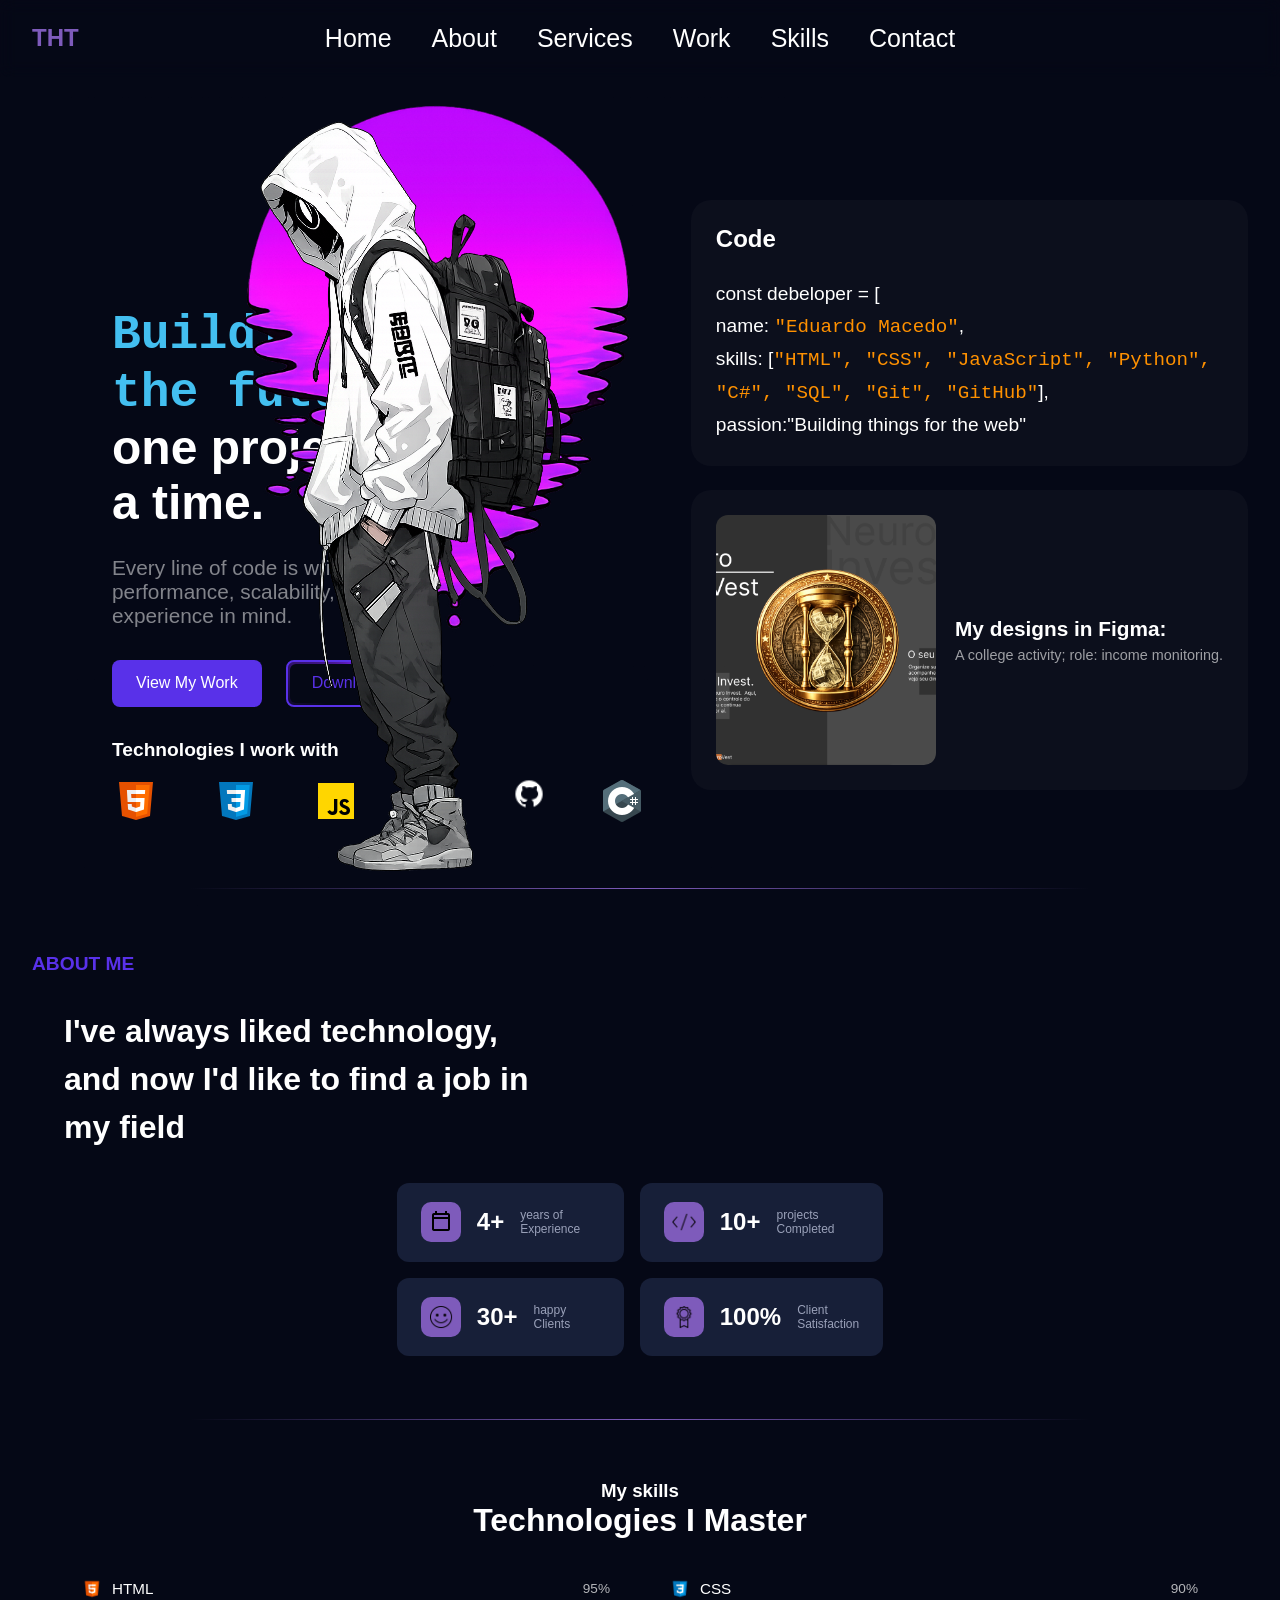
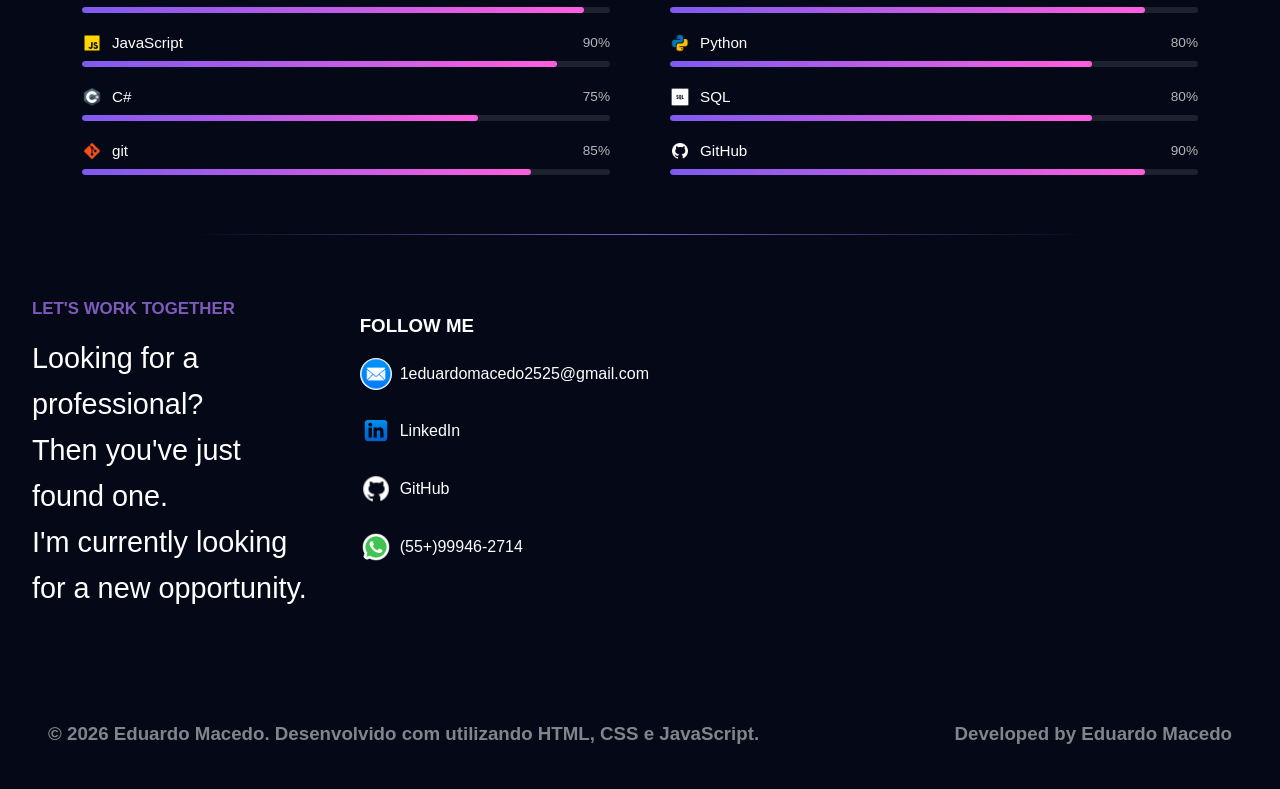
<file: index.html>
<!DOCTYPE html>
<html lang="pt-br">

<head>
    <meta charset="UTF-8">
    <meta name="viewport" content="width=device-width, initial-scale=1.0">
    <title>Portifolio</title>

    <link rel="stylesheet" href="./css/index.css">

    <link rel="work" href="./pages/Tela-trabalho.html">

    <!-- Faz a adaptação para outras telas -->
    <meta name="viewport" content="width=device-width, initial-scale=1.0">
</head>

<body>
    <header>
        <!-- =================================================navigation bar======================================================== -->
        <nav>

            <div class="logo">
                <h1>THT</h1>
            </div>

            <ul>
                <li><a href="#home">Home</a></li>
                <li><a href="#about">About</a></li>
                <li><a href="./pages/Services.html">Services</a></li>
                <li><a href="./pages/Tela-trabalho.html">Work</a></li>
                <li><a href="#skills">Skills</a></li>
                <li><a href="#contact">Contact</a></li>
            </ul>
        </nav>
    </header>

    <main>
        <!-- =========================================================================================
         ================================HOME======================================================== -->
        <section id="home" class="hero">
            <div class="hero-content">

                <h1><samp class="building">Building the future</samp>, one project at a time.</h1>
                <p>Every line of code is written with performance, scalability, and user experience in mind.</p>

                <div class="hero-buttons">
                    <a href="./pages/Tela-trabalho.html" class="btn-primary">View My Work</a>
                    <a href=".//my-CV/Curriculo_Eduardo_Macedo.pdf" class="btn-secondary">Download CV</a>
                </div>
            </div>

            <div class="code">

            </div>

            <div class="hero-technologies">
                <h3>Technologies I work with</h3>
                <div class="hero-technologies-icons">
                    <img src="./images/html5.png" alt="Ferramenta de desenvolvimento">
                    <img src="./images/Css.png" alt="Ferramenta de desenvolvimento">
                    <img src="./images/javascript.png" alt="Ferramenta de desenvolvimento">
                    <img src="./images/python.png" alt="Ferramenta de desenvolvimento">
                    <img src="./images/github.png" alt="Ferramenta de desenvolvimento" class="github-img">
                    <img src="./images/C.png" alt="Ferramenta de desenvolvimento">
                </div>
            </div>
            <div class="hero-visual">

                <div class="hero-image-wrapper">
                    <div class="Homem-do-Fundo">
                        <img src="./images/Homem-solo.png"
                            alt="Um cara ao fundo, usando uma mochila e roupas bem no estilo skatista.">
                    </div>
                    <div class="sol-roxo">
                        <img src="./images/Sol-roxo.png" alt="Um sol roxo derretendo">
                    </div>
                </div>

                <div class="hero-boxes">
                    <div class="ladoD">
                        <h1>Code</h1>
                        <p>const debeloper = [<br>
                            name: <samp>"Eduardo Macedo"</samp>,<br>
                            skills: [<samp>"HTML", "CSS", "JavaScript", "Python",<br> "C#", "SQL", "Git",
                                "GitHub"</samp>],<br>
                            passion:"Building things for the web"<br>
                        </p>
                    </div>

                    <div class="ladoD2">
                        <!-- foto-fundo Neuro Vest -->
                        <div class="Neuro">
                            <img src="./images/Neuro.png" alt="">
                            <div class="Neuro-text">
                                <h1>My designs in Figma:</h1>
                                <p>A college activity; role: income monitoring.</p>
                            </div>
                        </div>
                    </div>
                </div>
            </div>

        </section>
        <!-- ==================================================================================== -->
        <section id="about">
            <div class="All">

                <div class="About">
                    <h2>ABOUT ME</h2>
                </div>

                <div class="about-description">
                    <h1>
                        I've always liked <samp>technology</samp>, and now I'd like to find a job in my field
                    </h1>
                </div>

                <div class="my-esperience">

                    <div>
                        <img src="./images/icons-calendar.png" alt="">
                        <h2>4+</h2>
                        <h3>years of Experience</h3>

                    </div>
                    <div>
                        <img src="./images/icons8-dev.png" alt="dev icon">
                        <h2>10+</h2>
                        <h3>projects Completed</h3>
                    </div>
                    <div>
                        <img src="./images/icons-happy.png" alt="Um rosto feliz">
                        <h2>30+</h2>
                        <h3>happy Clients</h3>
                    </div>
                    <div>
                        <img src="./images/icons-prize.png" alt="">
                        <h2>100%</h2>
                        <h3>Client Satisfaction</h3>
                    </div>
                </div>
            </div>
            <!-- conteúdo do About -->
        </section>
        <!-- ============================================================================================== -->
        <section id="services" class="placeholder">
            <!-- conteúdo do Services -->
        </section>
        <!-- ============================================================================================== -->
        <section id="work" class="placeholder">
            <!-- conteúdo do Work -->
        </section>
        <!-- ============================================================================================= -->
        <section id="skills">
            <h3>My skills</h3>
            <h1>Technologies I Master</h1>

            <div class="Technologies">

                <div class="skill">
                    <div class="skill-info">
                        <img src="./images/html5.png" alt="HTML" class="skill-icon">
                        <span class="skill-name">HTML</span>
                        <span class="skill-percent">95%</span>
                    </div>
                    <div class="skill-bar">
                        <div class="skill-bar-fill" style="width: 95%;"></div>
                    </div>
                </div>

                <div class="skill">
                    <div class="skill-info">
                        <img src="./images/Css.png" alt="CSS" class="skill-icon">
                        <span class="skill-name">CSS</span>
                        <span class="skill-percent">90%</span>
                    </div>
                    <div class="skill-bar">
                        <div class="skill-bar-fill" style="width: 90%;"></div>
                    </div>
                </div>

                <div class="skill">
                    <div class="skill-info">
                        <img src="./images/javascript.png" alt="JavaScript" class="skill-icon">
                        <span class="skill-name">JavaScript</span>
                        <span class="skill-percent">90%</span>
                    </div>
                    <div class="skill-bar">
                        <div class="skill-bar-fill" style="width: 90%;"></div>
                    </div>
                </div>

                <div class="skill">
                    <div class="skill-info">
                        <img src="./images/python.png" alt="Python" class="skill-icon">
                        <span class="skill-name">Python</span>
                        <span class="skill-percent">80%</span>
                    </div>
                    <div class="skill-bar">
                        <div class="skill-bar-fill" style="width: 80%;"></div>
                    </div>
                </div>

                <div class="skill">
                    <div class="skill-info">
                        <img src="./images/C.png" alt="C#" class="skill-icon">
                        <span class="skill-name">C#</span>
                        <span class="skill-percent">75%</span>
                    </div>
                    <div class="skill-bar">
                        <div class="skill-bar-fill" style="width: 75%;"></div>
                    </div>
                </div>

                <div class="skill">
                    <div class="skill-info">
                        <img src="./images/SQL.png" alt="SQL" class="skill-icon">
                        <span class="skill-name">SQL</span>
                        <span class="skill-percent">80%</span>
                    </div>
                    <div class="skill-bar">
                        <div class="skill-bar-fill" style="width: 80%;"></div>
                    </div>
                </div>

                <div class="skill">
                    <div class="skill-info">
                        <img src="./images/icons-git.png" alt="git" class="skill-icon">
                        <span class="skill-name">git</span>
                        <span class="skill-percent">85%</span>
                    </div>
                    <div class="skill-bar">
                        <div class="skill-bar-fill" style="width: 85%;"></div>
                    </div>
                </div>

                <div class="skill">
                    <div class="skill-info">
                        <img src="./images/github.png" alt="GitHub" class="skill-icon">
                        <span class="skill-name">GitHub</span>
                        <span class="skill-percent">90%</span>
                    </div>
                    <div class="skill-bar">
                        <div class="skill-bar-fill" style="width: 90%;"></div>
                    </div>
                </div>
            </div>
            <!-- conteúdo do Skills -->
        </section>
        <!-- =============================================================================================== -->
        <section id="contact">
            <!-- conteúdo do Contact -->
            <div class="contact-heading">
                <h3>LET'S WORK TOGETHER</h3>
                <p>Looking for a professional?<br>
                    Then you've just found one.<br>
                    I'm currently looking for a new opportunity.</p>
            </div>

            <div class="contact-subheading">
                <h3>FOLLOW ME</h3>

                <a href="mailto:1eduardomacedo2525@gmail.com">
                    <img src="./images/email.png" alt="Imagem de contato Email">1eduardomacedo2525@gmail.com
                </a>
                <a href="https://www.linkedin.com/in/eduardo-macedo-1a4667331/?skipRedirect=true" target="_blank">
                    <img src="./images/linkedin.png" alt="Imagem de contato LinkedIn">LinkedIn
                </a>
                <a href="https://github.com/Eduardoborges063" target="_blank" class="github-img">
                    <img src="./images/github.png" alt="Imagem de contato GitHub">GitHub
                </a>
                <div class="whatsapp-line">
                    <a href="https://wa.me/5549999462714?text=Hello%2C%20my%20name%20is%20%22Your%20Name.%22%20I'm%20reaching%20out%20because%20%22Your%20Company%20Name%22%20is%20currently%20looking%20for%20a%20software%20developer%2C%20and%20I%20would%20like%20to%20schedule%20a%20meeting%20to%20discuss%20the%20opportunity."
                        target="_blank">
                        <img src="./images/whatsapp.png" alt="Imagem de contato WhatsApp">(55+)99946-2714
                    </a>
                </div>
            </div>

        </section>

    </main>
    <!-- ======================================rodapé======================================== -->
    <footer>
        <div>
            <h3>
                © 2026 Eduardo Macedo.
                Desenvolvido com utilizando HTML, CSS e JavaScript.
            </h3>
            <h3 class="developed-by">Developed by Eduardo Macedo</h3>
        </div>

    </footer>

</body>

</html>
</file>
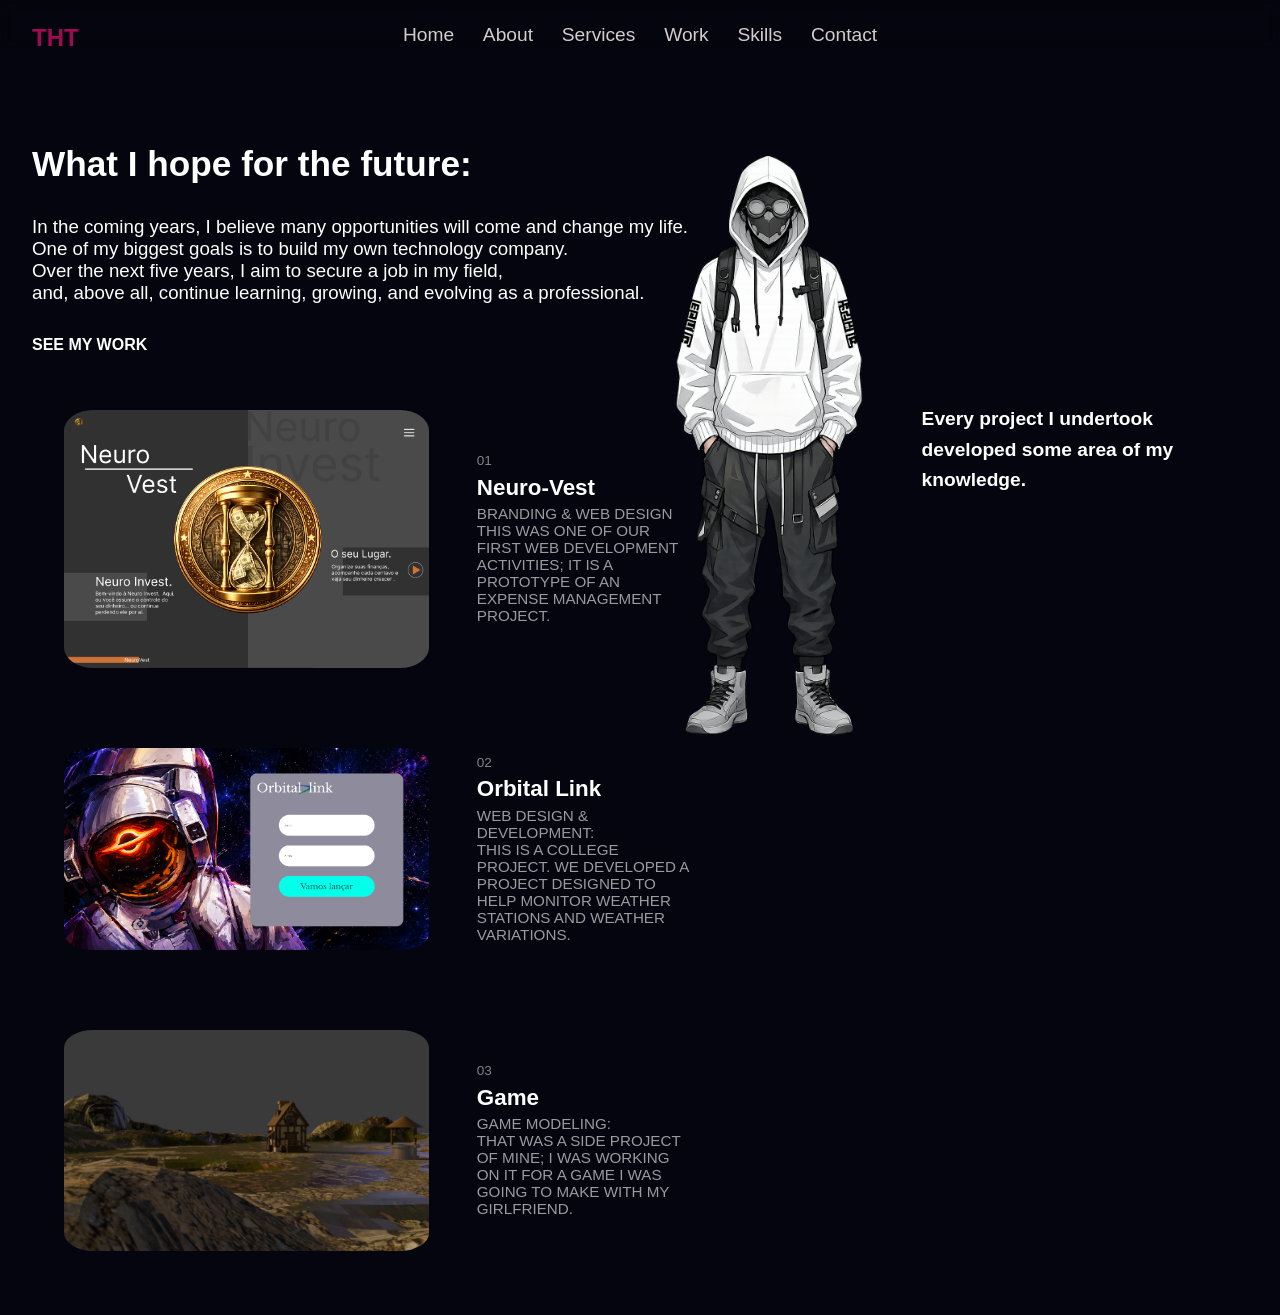
<file: pages/Services.html>
<!DOCTYPE html>
<html lang="PT-br">

<head>
    <meta charset="UTF-8">
    <meta name="viewport" content="width=device-width, initial-scale=1.0">
    <title>Services</title>

    <link rel="stylesheet" href="../css/Services.css">
</head>

<body>
    <header>
        <nav>
            <div class="logo">
                <h1>THT</h1>
            </div>

            <ul>
                <li><a href="../index.html">Home</a></li>

                <li><a href="../index.html#about">About</a></li>

                <li><a href="services.html">Services</a></li>

                <li><a href="../pages/Tela-trabalho.html">Work</a></li>

                <li><a href="../index.html#skills">Skills</a></li>

                <li><a href="../index.html#contact">Contact</a></li>
            </ul>
        </nav>
    </header>
    <main>
        <Div class="Meu_futuro">

            <Div class="THT">

            </Div>
            <div class="THT-texto">
                <h2>What I hope for the future:</h2>
                <p>In the coming years, I believe many opportunities will come and change my life.<br>
                    One of my biggest goals is to build my own technology company.<br>
                    Over the next five years, I aim to secure a job in my field,<br>
                    and, above all, continue learning, growing, and evolving as a professional.
                </p>
            </div>

        </Div>
        <div class="Good-job">
            <div class="Introducao">
                <h2>
                    Every project I undertook developed some area of ​my knowledge.
                </h2>
            </div>
            <div class="man">
                <img src="../images/Homen-do-fundo-de-frente.png" alt="">
            </div>
        </div>

        <div class="Conteudo">
            <h2>SEE MY WORK</h2>
            <div class="galeria">
                <div class="item-imagem">
                    <img src="../images/Neuro.png" alt="Noir Studio">
                    <div class="texto-imagem">
                        <span class="numero">01</span>
                        <h3>Neuro-Vest</h3>
                        <p>BRANDING & WEB DESIGN <br>
                            This was one of our first web development activities; it is a prototype of an expense
                            management project.
                        </p>
                    </div>
                </div>
                <div class="item-imagem">
                    <img src="../images/Orbital.png" alt="Volt Energy">
                    <div class="texto-imagem">
                        <span class="numero">02</span>
                        <h3>Orbital link </h3>
                        <p>WEB DESIGN & DEVELOPMENT:<br>
                            This is a college project. We developed a project designed to help monitor weather stations
                            and weather variations.
                        </p>
                    </div>
                </div>
                <div class="item-imagem">
                    <img src="../images/Casa.png" alt="Luxe Magazine">
                    <div class="texto-imagem">
                        <span class="numero">03</span>
                        <h3>Game</h3>
                        <p>Game Modeling:<br>
                            That was a side project of mine; I was working on it for a game I was going to make with my
                            girlfriend.
                        </p>
                    </div>
                </div>
            </div>
        </div>

    </main>
</body>

</html>
</file>
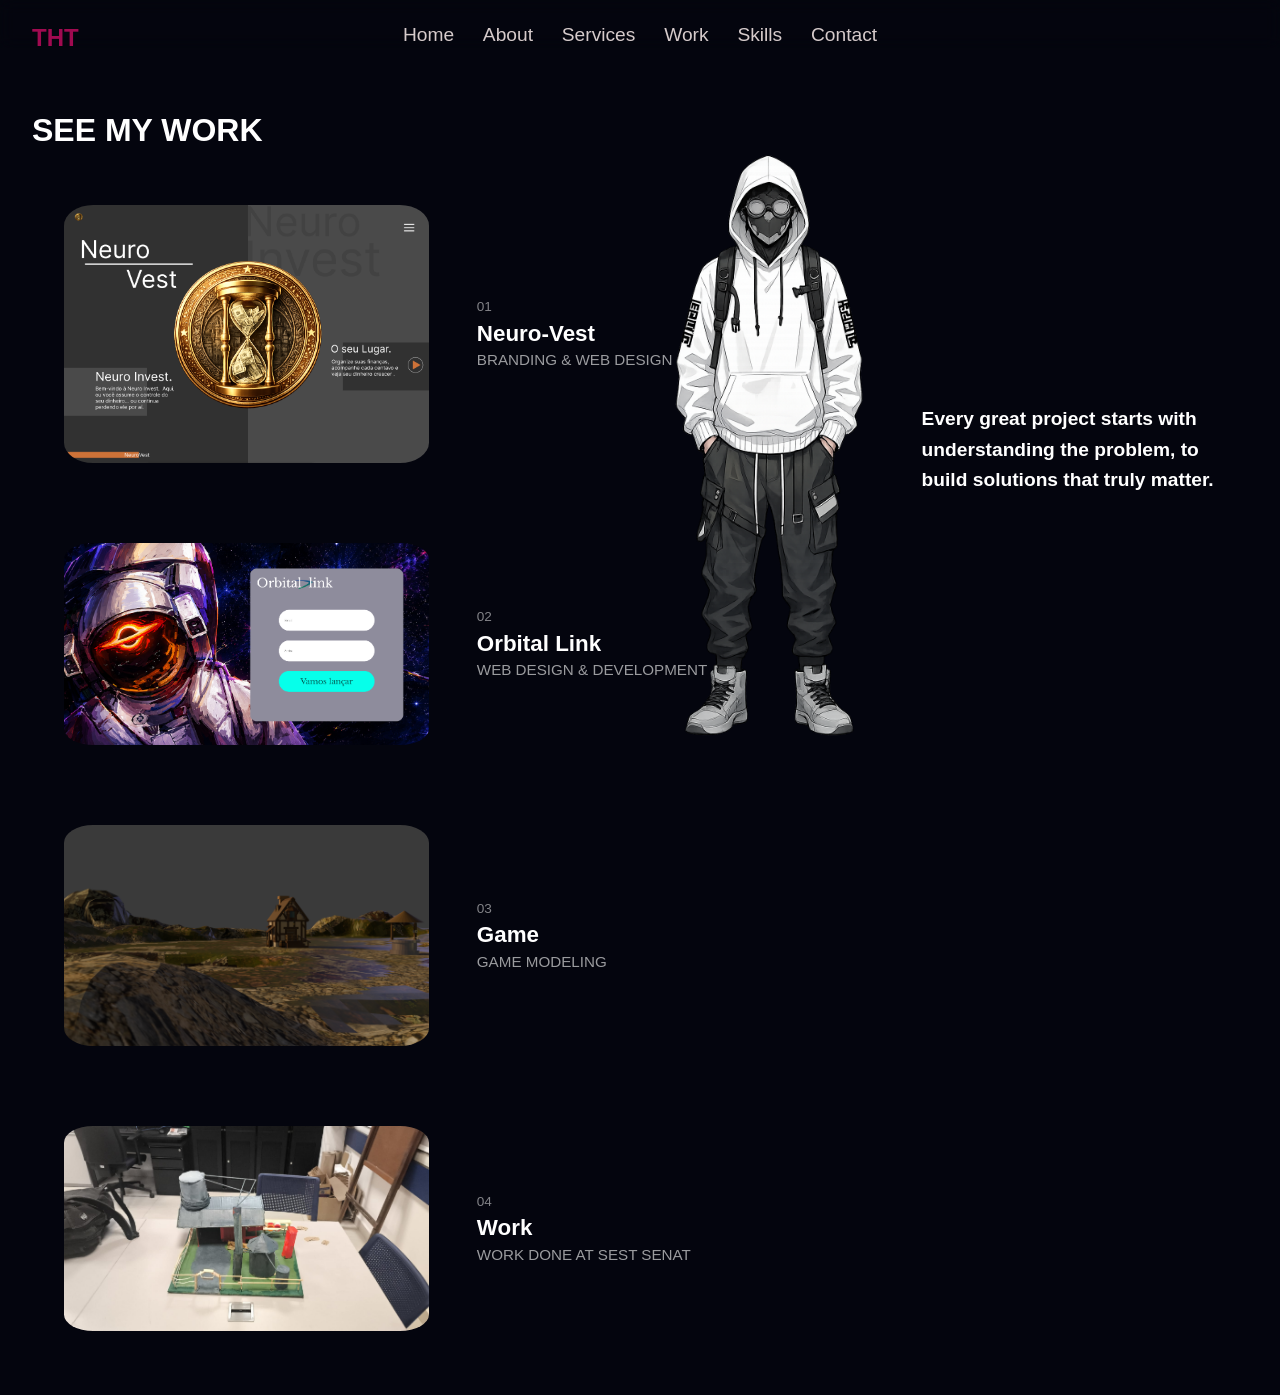
<file: pages/Tela-trabalho.html>
<!DOCTYPE html>
<html lang="pt-br">

<head>
    <meta charset="UTF-8">
    <meta name="viewport" content="width=device-width, initial-scale=1.0">
    <title>Work</title>

    <link rel="stylesheet" href="../css/work.css">
</head>

<body>

    <header>
        <nav>
            <div class="logo">
                <h1>THT</h1>
            </div>
            <ul>
                <li><a href="../index.html">Home</a></li>
                <li><a href="../index.html">About</a></li>
                <li><a href="./Services.html">Services</a></li>
                <li><a href="./Tela-trabalho.html" aria-current="page">Work</a></li>
                <li><a href="../index.html">Skills</a></li>
                <li><a href="../index.html">Contact</a></li>
            </ul>
        </nav>
    </header>

    <main>
        <div class="Good-job">
            <div class="Introducao">
                <h2>
                    Every great project starts with <strong>understanding the problem</strong>,
                    to build <strong>solutions that truly matter</strong>.
                </h2>
            </div>
            <div class="man">
                <img src="../images/Homen-do-fundo-de-frente.png" alt="">
            </div>
        </div>

        <div class="Conteudo">
            <h2>SEE MY WORK</h2>
            <div class="galeria">
                <div class="item-imagem">
                    <img src="../images/Neuro.png" alt="Noir Studio">
                    <div class="texto-imagem">
                        <span class="numero">01</span>
                        <h3>Neuro-Vest</h3>
                        <p>BRANDING & WEB DESIGN</p>
                    </div>
                </div>
                <div class="item-imagem">
                    <img src="../images/Orbital.png" alt="Volt Energy">
                    <div class="texto-imagem">
                        <span class="numero">02</span>
                        <h3>Orbital link </h3>
                        <p>WEB DESIGN & DEVELOPMENT</p>
                    </div>
                </div>
                <div class="item-imagem">
                    <img src="../images/Casa.png" alt="Luxe Magazine">
                    <div class="texto-imagem">
                        <span class="numero">03</span>
                        <h3>Game</h3>
                        <p>Game Modeling</p>
                    </div>
                </div>
                    <div class="item-imagem">
                    <img src="../images/Trabalho .jpeg" alt="Luxe Magazine">
                    <div class="texto-imagem">
                        <span class="numero">04</span>
                        <h3>Work</h3>
                        <p>Work done at SEST SENAT</p>
                    </div>
                </div>
            </div>
        </div>

    </main>

</body>

</html>
</file>
<file: css/index.css>
* {
    margin: 0;
    padding: 0;
    box-sizing: border-box;
}

:root {
    --font-body: Manrope, sans-serif;
    --color-body: #050816;
    --color-primary: #5931e9;
    --color-accent: #7e5bbb;
    --color-red: #ff0d0d;
    --color-blue: #43bff0;
    --color-white: #ffffff;
}

/* ===============Corpo================ */
body {
    font-family: var(--font-body);
    background-color: var(--color-body);
    color: var(--color-white);
    overflow-x: hidden;
}

section {
    padding: 4rem 2rem;
    position: relative;
    scroll-margin-top: 100px;
}

section:not(:last-of-type)::after {
    content: '';
    position: absolute;
    bottom: 0;
    left: 50%;
    transform: translateX(-50%);
    width: 85%;
    max-width: 900px;
    height: 1px;
    background: linear-gradient(to right, transparent, #7e5bbb, transparent);
}

section.placeholder {
    display: none;
}

/* ======================Home / Hero ================== */
#home {
    position: relative;
    min-height: 800px;
}

.hero-visual {
    position: absolute;
    top: 100px;
    right: 2rem;
    display: flex;
    flex-direction: row;
    align-items: flex-start;
    gap: 2rem;
}

.hero-image-wrapper {
    position: relative;
    width: 450px;
    height: 620px;
    flex-shrink: 0;
}

.Homem-do-Fundo {
    position: absolute;
    top: 50%;
    left: 40%;
    transform: translate(-50%, -50%);
    z-index: 2;
}

.Homem-do-Fundo img {
    height: 770px;
    width: auto;
    display: block;
}

.sol-roxo {
    position: absolute;
    top: 38%;
    left: 50%;
    transform: translate(-50%, -50%);
    z-index: 1;
}

.sol-roxo img {
    width: 730px;
    height: auto;
    display: block;
}

.hero-boxes {
    display: flex;
    flex-direction: column;
    gap: 1.5rem;
    margin-top: 20px;
}

.ladoD {
    background-color: rgba(248, 248, 248, 0.027);
    min-width: 97%;
    border-radius: 20px;
    flex-shrink: 0;
}

.ladoD h1 {
    margin: 25px;
}

.ladoD p {
    margin: 25px;
    line-height: 2rem;
    font-size: 1.2rem;
}

.ladoD p samp {
    color: rgb(255, 145, 0);
    transition: color 1.2s;
}

.ladoD p samp:hover {
    color: var(--color-red)
}

.ladoD2 {
    background-color: rgba(248, 248, 248, 0.027);
    border-radius: 20px;
    padding: 25px;
    flex-shrink: 0;
}

.Neuro {
    display: flex;
    align-items: center;
    gap: 1.2rem;
    flex-wrap: wrap;
}

.Neuro-text h1 {
    font-size: 1.3rem;
    margin-bottom: 6px;
}

.Neuro-text p {
    font-size: 0.9rem;
    opacity: 0.6;
    margin: 0;
}

.Neuro img {
    width: 100%;
    max-width: 220px;
    height: 250px;
    border-radius: 12px;
    object-fit: cover;
    flex-shrink: 0;
}

.logo h1 {
    font-size: 1.5rem;
    color: var(--color-accent);
    font-weight: 700;
    position: fixed;
    top: 1.5rem;
    left: 2rem;
    z-index: 100;
    transition: color 0.5s ease;
}

.logo h1:hover {
    color: #a00a50;
}

.hero-technologies {
    margin-top: 2rem;
    margin-left: 5rem;
}

.hero-technologies h3 {
    font-size: 1.2rem;
}

.hero-technologies-icons {
    display: flex;
    flex-wrap: wrap;
    gap: 2rem;
    margin-top: 1rem;
}

.hero-technologies-icons img {
    max-width: 100%;
    height: 50%;
    margin-right: 20px;
}

.hero-technologies-icons .github-img {
    width: 3%;
}

.hero-technologies-icons img:hover {
    transform: scale(1.5);
    transition: transform 0.5s ease;
}

/* ======================Header / Nav================== */
header {
    position: fixed;
    top: 0;
    left: 0;
    width: 100%;
    z-index: 100;
    font-size: 25px;
    display: flex;
    justify-content: center;
    align-items: center;
    padding: 1.5rem 2rem;
    backdrop-filter: blur(8px);
}

main {
    padding-top: 80px;
}

nav ul {
    display: flex;
    list-style: none;
    gap: 2.5rem;
}

nav ul li a {
    text-decoration: none;
    color: var(--color-white);
    cursor: pointer;
    transition: color 0.5s ease;
}

nav ul li:hover {
    text-decoration: underline;
    text-decoration-color: var(--color-accent);
    text-underline-offset: 0.3rem;
    text-decoration-thickness: 0.2rem;
    text-shadow: #ffffff94 0 0 5px;
}

.hero-content {
    margin-top: 10rem;
    margin-left: 5rem;
}

.hero-content h1 {
    font-size: 3rem;
    width: 30%;
}

.hero-content h1 .building {
    color: var(--color-blue);
    transition: color 0.5s ease, text-shadow 0.5s ease;
}

.hero-content .building:hover {
    color: var(--color-accent);
}

.hero-content p {
    font-size: 1.3rem;
    width: 30%;
    margin-top: 1.6rem;
    opacity: .50;
}

.hero-buttons {
    margin-top: 2rem;
    display: flex;
    flex-wrap: wrap;
    gap: 1.5rem;
}

.btn-primary,
.btn-secondary {
    padding: 0.8rem 1.5rem;
    border-radius: 0.5rem;
    cursor: pointer;
    text-decoration: none;
    display: inline-flex;
    align-items: center;
    justify-content: center;
    font-weight: 500;
    transition: background-color 0.3s ease, color 0.3s ease;
}

.btn-primary {
    background-color: var(--color-primary);
    color: var(--color-white);
    border: none;
    transition: 1s;
}

.btn-primary:hover {
    background-color: #6d0837;
}

.btn-secondary {
    position: relative;
    background-color: transparent;
    color: var(--color-primary);
    border: 2px solid var(--color-primary);
    overflow: hidden;
    z-index: 1;
}

.btn-secondary:hover {
    background-color: var(--color-primary);
    color: var(--color-white);
}

.btn-secondary::before {
    content: '';
    position: absolute;
    inset: -50%;
    background: conic-gradient(transparent, transparent, transparent, #7f23ff);
    animation: rotate 3s linear infinite;
    z-index: -2;
}

.btn-secondary::after {
    content: '';
    position: absolute;
    inset: 2px;
    border-radius: 6px;
    background: #050816;
    z-index: -1;
    transition: background-color 0.3s ease;
}

.btn-secondary:hover::after {
    background: var(--color-primary);
}

@keyframes rotate {
    from { transform: rotate(0deg); }
    to { transform: rotate(360deg); }
}

/* ======================about me ================== */
.About {
    text-transform: uppercase;
    font-size: 0.8rem;
    color: var(--color-primary);
}

/* CORRIGIDO: era width:20% fixo — em telas pequenas ficava ~60px,
   quebrando cada palavra numa linha. clamp garante mínimo de 280px */
.about-description {
    width: clamp(280px, 40%, 500px);
    margin: 2rem;
    transition: 1s;
}

.about-description h1 {
    font-size: clamp(1rem, 2.5vw, 2rem);
    /* escala suavemente com a tela */
    line-height: 1.5;
}

.about-description samp {
    font-family: inherit;
    /* samp usa monospace por padrão — herdar evita a fonte diferente */
}

.about-description:hover samp {
    color: var(--color-blue);
}

.my-esperience {
    display: grid;
    grid-template-columns: repeat(2, 1fr);
    gap: 1rem;
    max-width: 40%;
    margin: 0 auto;
}

.my-esperience>div {
    display: flex;
    align-items: center;
    gap: 1rem;
    background-color: #171f38;
    padding: 1.2rem 1.5rem;
    border-radius: 12px;
}

.my-esperience img {
    width: 40px;
    height: 40px;
    padding: 8px;
    box-sizing: border-box;
    background-color: var(--color-accent);
    border-radius: 10px;
}

.my-esperience h2 {
    margin: 0;
    font-size: 1.5rem;
}

.my-esperience h3 {
    margin: 0;
    font-size: 0.75rem;
    font-weight: 400;
    color: #9aa1b9;
    text-transform: none;
}

/* =====================skills===================== */
#skills {
    text-align: center;
    padding: 60px 20px;
}

#skills h1 {
    margin-bottom: 40px;
    font-size: 2rem;
}

.Technologies {
    display: grid;
    grid-template-columns: repeat(2, 1fr);
    gap: 20px 60px;
    max-width: 1300px;
    width: 90%;
    margin: 0 auto;
    text-align: left;
}

.skill-info {
    display: flex;
    align-items: center;
    gap: 10px;
    margin-bottom: 8px;
}

.skill-icon {
    width: 20px;
    height: 20px;
    object-fit: contain;
}

.skill-name {
    font-size: 0.95rem;
    font-weight: 500;
    flex: 1;
}

.skill-percent {
    font-size: 0.85rem;
    opacity: 0.7;
}

.skill-bar {
    width: 100%;
    height: 6px;
    background: rgba(255, 255, 255, 0.1);
    border-radius: 10px;
    overflow: hidden;
}

.skill-bar-fill {
    height: 100%;
    background: linear-gradient(90deg, #7f5af0, #ff5edf);
    border-radius: 10px;
    transition: width 1s ease;
}

/* ======================contato==================== */
#contact {
    display: flex;
    flex-wrap: wrap;
    gap: 2rem;
}

#contact .contact-heading {
    font-size: 0.9rem;
    width: 23%;
    color: #7e5bbb;
}

.contact-heading p {
    color: var(--color-white);
    font-size: 1.8rem;
    line-height: 1.6;
    margin-top: 1rem;
}

#contact .contact-subheading {
    display: flex;
    flex-direction: column;
    align-items: flex-start;
    justify-content: flex-start;
    gap: 1rem;
    border-radius: 0.5rem;
    height: 18rem;
    width: 25%;
    font-size: 1rem;
    padding: 1rem;
}

#contact img {
    border-radius: 50%;
    width: 2rem;
    height: 2rem;
    margin-right: 0.5rem;
    vertical-align: middle;
}

.contact-icons img:hover {
    transform: scale(1.1);
}

#contact .contact-subheading a {
    display: flex;
    align-items: center;
    text-decoration: none;
    padding: 0.3rem 0rem;
    border-radius: 0.4rem;
    color: var(--color-white);
    font-size: 1rem;
    transition: 0.3s;
}

#contact .contact-subheading :hover {
    text-decoration: underline;
    color: var(--color-primary);
}

.contact-subheading a:hover {
    transform: scale(1.1);
}

.contact-subheading .whatsapp-line {
    display: flex;
    align-items: center;
    gap: 0.5rem;
    margin: 0;
}

.contact-subheading .whatsapp-line h3 {
    margin: 0;
    font-size: 1.1rem;
}

/* ================================================= */
/* Roda pé */
footer div {
    display: flex;
    flex-wrap: wrap;
    justify-content: space-between;
    align-items: center;
    gap: 1rem;
}

footer {
    position: relative;
    width: 100%;
    max-width: 1400px;
    margin: 0 auto;
    padding: 3rem;
    opacity: .50;
    user-select: none;
}

.developed-by {
    margin-left: auto;
}

/* ================================================= */
/* =================  RESPONSIVO  ================= */
/* ================================================= */

@media (max-width: 1024px) {
    .hero-visual {
        right: 1rem;
    }

    .hero-image-wrapper {
        width: 350px;
        height: 480px;
    }

    .Homem-do-Fundo img {
        height: 600px;
    }

    .sol-roxo img {
        width: 560px;
    }

    .my-esperience {
        max-width: 60%;
    }
}

@media (max-width: 900px) {
    #home {
        min-height: auto;
        padding-bottom: 3rem;
    }

    .hero-visual {
        position: relative;
        top: 0;
        right: 0;
        margin-top: 2rem;
        flex-direction: column;
        align-items: center;
    }

    .hero-content,
    .hero-technologies {
        margin-left: 2rem;
    }

    .hero-content h1,
    .hero-content p {
        width: 70%;
    }
}

@media (max-width: 768px) {
    nav ul {
        gap: 1.2rem;
        flex-wrap: wrap;
        justify-content: center;
    }

    header {
        padding: 1rem;
    }

    #contact .contact-heading,
    #contact .contact-subheading {
        width: 100%;
    }

    #contact .contact-subheading {
        height: auto;
    }

    .my-esperience {
        max-width: 90%;
    }

    /* about-description em tablets */
    .about-description {
        width: clamp(240px, 80%, 500px);
        margin: 1.5rem auto;
    }
}

@media (max-width: 700px) {
    .Technologies {
        grid-template-columns: 1fr;
    }
}

@media (max-width: 600px) {
    .my-esperience {
        grid-template-columns: 1fr;
        max-width: 100%;
    }

    .hero-content {
        margin-top: 6rem;
        margin-left: 1.5rem;
    }

    .hero-content h1,
    .hero-content p {
        width: 100%;
    }

    .hero-technologies {
        margin-left: 1.5rem;
    }

    .hero-image-wrapper {
        width: 260px;
        height: 360px;
    }

    .Homem-do-Fundo img {
        height: 430px;
    }

    .sol-roxo img {
        width: 400px;
    }

    .logo h1 {
        font-size: 1.1rem;
        top: 1rem;
        left: 1rem;
    }

    footer {
        padding: 1.5rem;
    }

    /* about-description em celular */
    .about-description {
        width: 95%;
        margin: 1rem auto;
    }

    .about-description h1 {
        font-size: clamp(1rem, 4vw, 1.4rem);
    }
}

@media (max-width: 480px) {
    nav ul {
        gap: 0.8rem;
        font-size: 0.85rem;
    }

    .hero-content h1 {
        font-size: 2rem;
    }

    .hero-content p {
        font-size: 1rem;
    }
}
</file>
<file: css/Services.css>
* {
    margin: 0;
    padding: 0;
    box-sizing: border-box;
}

:root {
    --font-body: Manrope, sans-serif;
    --color-body: #04050e;
}

body {
    font-family: var(--font-body);
    background-color: var(--color-body);
    color: #fff;
}

main {
    padding-top: 80px;
}

/* ====================nav=========================== */

.logo h1 {
    font-size: 1.5rem;
    color: #a00a50;
    font-weight: 700;
    position: fixed;
    top: 1.5rem;
    left: 2rem;
    z-index: 100;
    transition: color 0.5s ease;

}

.logo h1:hover {
    color: #7e5bbb;
}

header {
    position: fixed;
    top: 0;
    left: 0;
    width: 100%;
    z-index: 100;
    font-size: 25px;

    display: flex;
    justify-content: center;
    /* centraliza a nav na tela */
    align-items: center;

    padding: 1.5rem 2rem;

    backdrop-filter: blur(8px);
}

nav {
    font-size: 1.5rem;
    position: fixed;
    top: 1.5rem;
    left: 0;
    width: 100%;
    display: flex;
    justify-content: center;
    align-items: center;
    z-index: 100;
}

nav ul {

    display: flex;
    list-style: none;
    gap: 2.5rem;

}

nav ul li a {
    text-decoration: none;
    color: #d6cbcb;

    cursor: pointer;
    transition: color 0.5s ease;
}

nav ul li:hover {
    text-decoration: underline;
    text-decoration-color: #7e5bbb;
    text-underline-offset: 0.3rem;
    text-decoration-thickness: 0.2rem;
    text-shadow: #ffffff94 0 0 5px;

}

/* ======================================main==================================================== */

.Meu_futuro {
    display: flex;
    flex-direction: column;
    gap: 2rem;
    width: 100%;
}

.Meu_futuro h2 {
    margin: 2rem;
    font-size: clamp(2rem, 1rem + 1.5vw, 3.5rem);
}

.Meu_futuro p {
    font-size: clamp(1rem, 0.85rem + 0.4vw, 1.25rem);
    margin-top: 2rem;
    margin-left: 2rem;
    width: 90%;
}

/* =========================hero (Good-job)========================= */

.Good-job {
    position: fixed;
    gap: 2rem;
    padding: 4rem 6rem;
    min-height: 100vh;
}

.Introducao {
    position: fixed;
    top: 50%;
    left: 75%;
    transform: translateY(-50%);
    width: 20%;
    z-index: 3;
}

.Introducao h2 {
    font-size: clamp(1rem, 1.5vw, 1.4rem);
    line-height: 1.6;
}

.man {
    position: fixed;
    top: 50%;
    left: 60%;
    transform: translate(-50%, -50%);
    z-index: 2;
}

.man img {
    height: 770px;
    width: auto;
    display: block;
}

/* =========================galeria de trabalhos========================= */

.Conteudo {
    margin: 2rem;
    width: 95%;
    text-transform: capitalize;
}

.Conteudo h2 {
    font-size: clamp(1.0rem, 1.0vw, 2rem);
    margin-bottom: 1.5rem;
}

.galeria {
    display: flex;
    flex-direction: column;
    gap: 1rem;
}

.item-imagem {
    width: 100%;
    display: flex;
    align-items: center;
    gap: 1rem;
}

.item-imagem img {
    width: 30%;
    height: auto;
    margin: 2rem;
    border-radius: 8%;
    flex-shrink: 0;
}

.item-imagem .texto-imagem {
    width: 30%;
    margin-top: 0;
    /* era 4rem fixo, desnecessário agora que o flex alinha verticalmente */
}

.numero {
    font-size: 0.85rem;
    opacity: 0.5;
    display: block;
    margin-bottom: 0.4rem;
}

.texto-imagem h3 {
    font-size: clamp(1rem, 1.8vw, 1.4rem);
    margin-bottom: 0.3rem;
}

.texto-imagem p {
    font-size: clamp(0.75rem, 1.2vw, 0.95rem);
    opacity: 0.6;
    text-transform: uppercase;
    width: 60%;
}

/* ====================== RESPONSIVIDADE ====================== */
/* Telas grandes (monitores 1600px+, incluindo 2560px) */
@media (min-width: 1600px) {
    .Meu_futuro h2 {
        font-size: clamp(2.5rem, 1.2rem + 1.8vw, 4.5rem);
    }

    .Meu_futuro p {
        font-size: clamp(1.1rem, 1rem + 0.3vw, 1.5rem);
    }
}
/* --- Notebooks grandes / monitores menores --- */
@media (max-width: 1280px) {
    .man img {
        height: 620px;
    }

    .Introducao {
        left: 72%;
        width: 24%;
    }

    nav ul {
        gap: 1.8rem;
    }

    nav {
        font-size: 1.2rem;
    }
}

/* --- Notebooks / tablets landscape --- */
@media (max-width: 1024px) {

    /* hero: sai do fixed e empilha verticalmente */
    .Good-job {
        position: relative;
        display: flex;
        flex-direction: column;
        align-items: center;
        padding: 2rem;
        min-height: auto;
    }

    .Introducao {
        position: relative;
        top: auto;
        left: auto;
        transform: none;
        width: 80%;
        text-align: center;
        order: 1;
    }

    .man {
        position: relative;
        top: auto;
        left: auto;
        transform: none;
        order: 2;
    }

    .man img {
        height: 500px;
    }

    /* galeria */
    .item-imagem img {
        width: 40%;
    }

    .item-imagem .texto-imagem {
        width: 50%;
    }

    nav ul {
        gap: 1.4rem;
    }
}

/* --- Tablets portrait --- */
@media (max-width: 768px) {
    nav {
        font-size: 1rem;
    }

    nav ul {
        gap: 1rem;
        flex-wrap: wrap;
        justify-content: center;
        padding: 0 1rem;
    }

    header {
        padding: 1rem;
    }

    .logo h1 {
        font-size: 1.2rem;
    }

    .man img {
        height: 400px;
    }

    .Introducao {
        width: 90%;
    }

    /* galeria empilha imagem em cima do texto */
    .item-imagem {
        flex-direction: column;
        align-items: flex-start;
    }

    .item-imagem img {
        width: 80%;
        margin: 1rem auto;
        border-radius: 12px;
    }

    .item-imagem .texto-imagem {
        width: 90%;
        margin: 0 auto 1.5rem;
        text-align: center;
    }
}

/* --- Celulares grandes --- */
@media (max-width: 600px) {
    .man img {
        height: 320px;
    }

    .Introducao {
        width: 95%;
    }

    .Conteudo {
        margin: 1rem;
        width: 100%;
    }

    .item-imagem img {
        width: 95%;
        margin: 0.5rem auto;
    }

    .item-imagem .texto-imagem {
        width: 95%;
    }

    .logo h1 {
        font-size: 1rem;
        top: 1rem;
        left: 1rem;
    }
}

/* --- Celulares pequenos --- */
@media (max-width: 480px) {
    nav ul {
        gap: 0.6rem;
        font-size: 0.85rem;
    }

    .man img {
        height: 260px;
    }

    .Good-job {
        padding: 1rem;
    }

    .Introducao h2 {
        font-size: 1rem;
    }
}
</file>
<file: css/work.css>
* {
    margin: 0;
    padding: 0;
    box-sizing: border-box;
}

:root {
    --font-body: Manrope, sans-serif;
    --color-body: #04050e;
}

body {
    font-family: var(--font-body);
    background-color: var(--color-body);
    color: #fff;
}

main {
    padding-top: 80px;
}

/* ====================nav=========================== */

.logo h1 {
    font-size: 1.5rem;
    color: #a00a50;
    font-weight: 700;
    position: fixed;
    top: 1.5rem;
    left: 2rem;
    z-index: 100;
    transition: color 0.5s ease;
}

.logo h1:hover {
    color: #7e5bbb;
}

header {
    position: fixed;
    top: 0;
    left: 0;
    width: 100%;
    z-index: 100;
    font-size: 25px;
    display: flex;
    justify-content: center;
    align-items: center;
    padding: 1.5rem 2rem;
    backdrop-filter: blur(8px);
}

nav {
    font-size: 1.5rem;
    position: fixed;
    top: 1.5rem;
    left: 0;
    width: 100%;
    display: flex;
    justify-content: center;
    align-items: center;
    z-index: 100;
}

nav ul {
    display: flex;
    list-style: none;
    gap: 2.5rem;
}

nav ul li a {
    text-decoration: none;
    color: #d6cbcb;
    cursor: pointer;
    transition: color 0.5s ease;
}

nav ul li:hover {
    text-decoration: underline;
    text-decoration-color: #7e5bbb;
    text-underline-offset: 0.3rem;
    text-decoration-thickness: 0.2rem;
    text-shadow: #ffffff94 0 0 5px;
}

/* =========================hero (Good-job)========================= */

.Good-job {
    position: fixed;
    gap: 2rem;
    padding: 4rem 6rem;
    min-height: 100vh;
}

.Introducao {
    position: fixed;
    top: 50%;
    left: 75%;
    transform: translateY(-50%);
    width: 20%;
    z-index: 3;
}

.Introducao h2 {
    font-size: clamp(1rem, 1.5vw, 1.4rem);
    line-height: 1.6;
}

.man {
    position: fixed;
    top: 50%;
    left: 60%;
    transform: translate(-50%, -50%);
    z-index: 2;
}

.man img {
    height: 770px;
    width: auto;
    display: block;
}

/* =========================galeria de trabalhos========================= */

.Conteudo {
    margin: 2rem;
    width: 95%;
    text-transform: capitalize;
}

.Conteudo h2 {
    font-size: clamp(1.2rem, 2.5vw, 2rem);
    margin-bottom: 1.5rem;
}

.galeria {
    display: flex;
    flex-direction: column;
    gap: 1rem;
}

.item-imagem {
    width: 100%;
    display: flex;
    align-items: center;
    gap: 1rem;
}

.item-imagem img {
    width: 30%;
    height: auto;
    margin: 2rem;
    border-radius: 8%;
    flex-shrink: 0;
}

.item-imagem .texto-imagem {
    width: 30%;
    margin-top: 0;
    /* era 4rem fixo, desnecessário agora que o flex alinha verticalmente */
}

.numero {
    font-size: 0.85rem;
    opacity: 0.5;
    display: block;
    margin-bottom: 0.4rem;
}

.texto-imagem h3 {
    font-size: clamp(1rem, 1.8vw, 1.4rem);
    margin-bottom: 0.3rem;
}

.texto-imagem p {
    font-size: clamp(0.75rem, 1.2vw, 0.95rem);
    opacity: 0.6;
    text-transform: uppercase;
}

/* ====================== RESPONSIVIDADE ====================== */

/* --- Notebooks grandes / monitores menores --- */
@media (max-width: 1280px) {
    .man img {
        height: 620px;
    }

    .Introducao {
        left: 72%;
        width: 24%;
    }

    nav ul {
        gap: 1.8rem;
    }

    nav {
        font-size: 1.2rem;
    }
}

/* --- Notebooks / tablets landscape --- */
@media (max-width: 1024px) {
    /* hero: sai do fixed e empilha verticalmente */
    .Good-job {
        position: relative;
        display: flex;
        flex-direction: column;
        align-items: center;
        padding: 2rem;
        min-height: auto;
    }

    .Introducao {
        position: relative;
        top: auto;
        left: auto;
        transform: none;
        width: 80%;
        text-align: center;
        order: 1;
    }

    .man {
        position: relative;
        top: auto;
        left: auto;
        transform: none;
        order: 2;
    }

    .man img {
        height: 500px;
    }

    /* galeria */
    .item-imagem img {
        width: 40%;
    }

    .item-imagem .texto-imagem {
        width: 50%;
    }

    nav ul {
        gap: 1.4rem;
    }
}

/* --- Tablets portrait --- */
@media (max-width: 768px) {
    nav {
        font-size: 1rem;
    }

    nav ul {
        gap: 1rem;
        flex-wrap: wrap;
        justify-content: center;
        padding: 0 1rem;
    }

    header {
        padding: 1rem;
    }

    .logo h1 {
        font-size: 1.2rem;
    }

    .man img {
        height: 400px;
    }

    .Introducao {
        width: 90%;
    }

    /* galeria empilha imagem em cima do texto */
    .item-imagem {
        flex-direction: column;
        align-items: flex-start;
    }

    .item-imagem img {
        width: 80%;
        margin: 1rem auto;
        border-radius: 12px;
    }

    .item-imagem .texto-imagem {
        width: 90%;
        margin: 0 auto 1.5rem;
        text-align: center;
    }
}

/* --- Celulares grandes --- */
@media (max-width: 600px) {
    .man img {
        height: 320px;
    }

    .Introducao {
        width: 95%;
    }

    .Conteudo {
        margin: 1rem;
        width: 100%;
    }

    .item-imagem img {
        width: 95%;
        margin: 0.5rem auto;
    }

    .item-imagem .texto-imagem {
        width: 95%;
    }

    .logo h1 {
        font-size: 1rem;
        top: 1rem;
        left: 1rem;
    }
}

/* --- Celulares pequenos --- */
@media (max-width: 480px) {
    nav ul {
        gap: 0.6rem;
        font-size: 0.85rem;
    }

    .man img {
        height: 260px;
    }

    .Good-job {
        padding: 1rem;
    }

    .Introducao h2 {
        font-size: 1rem;
    }
}
</file>
